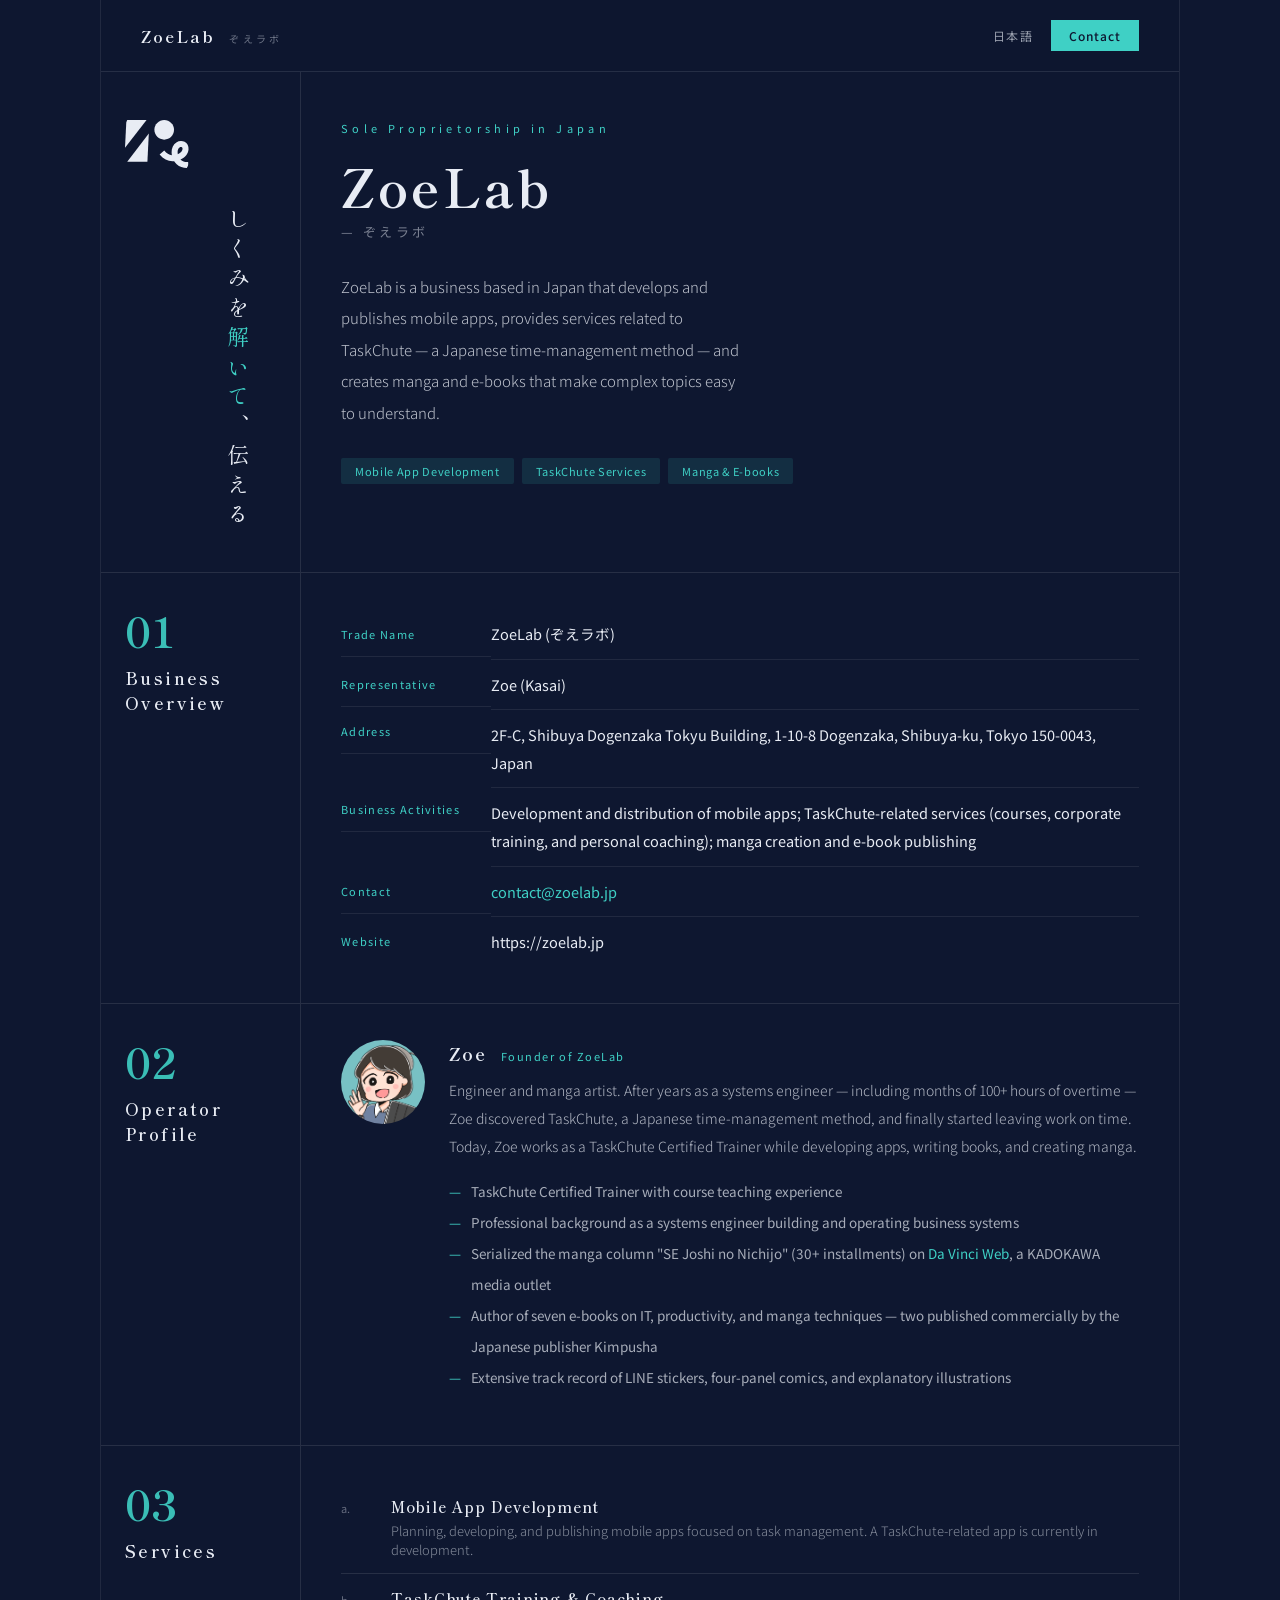
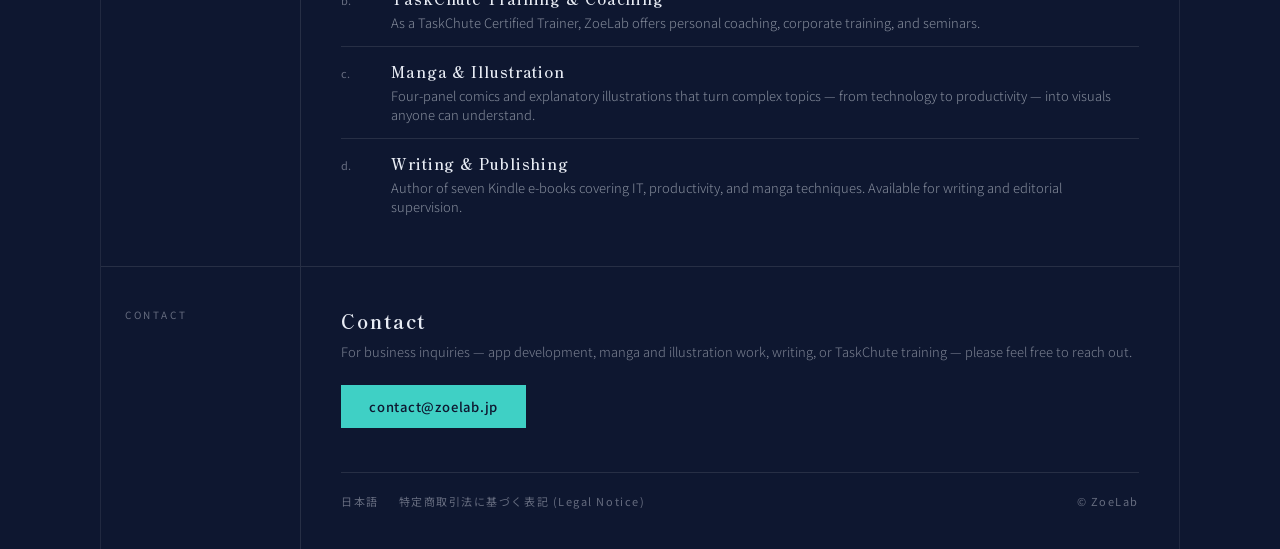
<file: en/index.html>
<!DOCTYPE html>
<html lang="en">
<head>
  <meta charset="UTF-8">
  <meta name="viewport" content="width=device-width, initial-scale=1.0">
  <title>ZoeLab | Mobile App Development, TaskChute Services &amp; Manga Creation</title>
  <meta name="description" content="ZoeLab is a business based in Japan, developing and publishing mobile apps, providing TaskChute-related services, and creating manga and e-books.">
  <link rel="alternate" hreflang="ja" href="https://zoelab.jp/">
  <link rel="alternate" hreflang="en" href="https://zoelab.jp/en/">
  <link rel="icon" type="image/svg+xml" href="../images/logo.svg">
  <link rel="preconnect" href="https://fonts.googleapis.com">
  <link rel="preconnect" href="https://fonts.gstatic.com" crossorigin>
  <link href="https://fonts.googleapis.com/css2?family=Shippori+Mincho+B1:wght@400;500;600;700;800&family=Noto+Sans+JP:wght@300;400;500;700&display=swap" rel="stylesheet">
  <link rel="stylesheet" href="../style.css">
</head>
<body>
  <div class="page">

    <!-- ===== Header ===== -->
    <header class="site-header">
      <a href="./" class="brand">
        <span class="brand-ja">ZoeLab</span>
        <span class="brand-en">ぞえラボ</span>
      </a>
      <div class="header-actions">
        <a href="../" class="lang-link">日本語</a>
        <a href="#contact" class="header-cta">Contact</a>
      </div>
    </header>

    <main>

      <!-- ===== Hero ===== -->
      <section class="sec hero">
        <div class="hero-rail">
          <img src="../images/logo-white.svg" alt="" class="hero-logo">
          <p class="hero-catch">しくみを<span class="accent">解いて</span>、伝える</p>
        </div>
        <div class="hero-main">
          <p class="hero-eyebrow">Sole Proprietorship in Japan</p>
          <h1 class="hero-title">ZoeLab</h1>
          <p class="hero-sub">— ぞえラボ</p>
          <p class="hero-bio">ZoeLab is a business based in Japan that develops and publishes mobile apps, provides services related to TaskChute — a Japanese time-management method — and creates manga and e-books that make complex topics easy to understand.</p>
          <div class="sub-tags">
            <span>Mobile App Development</span>
            <span>TaskChute Services</span>
            <span>Manga &amp; E-books</span>
          </div>
        </div>
      </section>

      <!-- ===== 01 Business Overview ===== -->
      <section class="sec" id="overview">
        <div class="rail">
          <div class="rail-no">01</div>
          <div class="rail-title">Business Overview</div>
        </div>
        <div class="sec-body">
          <dl class="spec-list spec-list--en">
            <dt>Trade Name</dt><dd>ZoeLab (ぞえラボ)</dd>
            <dt>Representative</dt><dd>Zoe (Kasai)</dd>
            <dt class="top">Address</dt><dd>2F-C, Shibuya Dogenzaka Tokyu Building, 1-10-8 Dogenzaka, Shibuya-ku, Tokyo 150-0043, Japan</dd>
            <dt class="top">Business Activities</dt><dd>Development and distribution of mobile apps; TaskChute-related services (courses, corporate training, and personal coaching); manga creation and e-book publishing</dd>
            <dt>Contact</dt><dd><a href="mailto:contact@zoelab.jp">contact@zoelab.jp</a></dd>
            <dt>Website</dt><dd>https://zoelab.jp</dd>
          </dl>
        </div>
      </section>

      <!-- ===== 02 Operator Profile ===== -->
      <section class="sec" id="profile">
        <div class="rail">
          <div class="rail-no">02</div>
          <div class="rail-title">Operator Profile</div>
        </div>
        <div class="sec-body profile-body">
          <img src="../images/profile.png" alt="Zoe" class="avatar">
          <div class="profile-main">
            <p class="profile-name">Zoe <span class="profile-role">Founder of ZoeLab</span></p>
            <p class="profile-bio">Engineer and manga artist. After years as a systems engineer — including months of 100+ hours of overtime — Zoe discovered TaskChute, a Japanese time-management method, and finally started leaving work on time. Today, Zoe works as a TaskChute Certified Trainer while developing apps, writing books, and creating manga.</p>
            <ul class="profile-facts">
              <li><span class="dash">—</span><span>TaskChute Certified Trainer with course teaching experience</span></li>
              <li><span class="dash">—</span><span>Professional background as a systems engineer building and operating business systems</span></li>
              <li><span class="dash">—</span><span>Serialized the manga column "SE Joshi no Nichijo" (30+ installments) on <a href="https://ddnavi.com/sezyoshi/" target="_blank" rel="noopener">Da Vinci Web</a>, a KADOKAWA media outlet</span></li>
              <li><span class="dash">—</span><span>Author of seven e-books on IT, productivity, and manga techniques — two published commercially by the Japanese publisher Kimpusha</span></li>
              <li><span class="dash">—</span><span>Extensive track record of LINE stickers, four-panel comics, and explanatory illustrations</span></li>
            </ul>
          </div>
        </div>
      </section>

      <!-- ===== 03 Services ===== -->
      <section class="sec" id="services">
        <div class="rail">
          <div class="rail-no">03</div>
          <div class="rail-title">Services</div>
        </div>
        <div class="sec-body services">
          <div class="service-row">
            <span class="service-idx">a.</span>
            <div>
              <div class="service-name">Mobile App Development</div>
              <div class="service-desc">Planning, developing, and publishing mobile apps focused on task management. A TaskChute-related app is currently in development.</div>
            </div>
          </div>
          <div class="service-row">
            <span class="service-idx">b.</span>
            <div>
              <div class="service-name">TaskChute Training &amp; Coaching</div>
              <div class="service-desc">As a TaskChute Certified Trainer, ZoeLab offers personal coaching, corporate training, and seminars.</div>
            </div>
          </div>
          <div class="service-row">
            <span class="service-idx">c.</span>
            <div>
              <div class="service-name">Manga &amp; Illustration</div>
              <div class="service-desc">Four-panel comics and explanatory illustrations that turn complex topics — from technology to productivity — into visuals anyone can understand.</div>
            </div>
          </div>
          <div class="service-row">
            <span class="service-idx">d.</span>
            <div>
              <div class="service-name">Writing &amp; Publishing</div>
              <div class="service-desc">Author of seven Kindle e-books covering IT, productivity, and manga techniques. Available for writing and editorial supervision.</div>
            </div>
          </div>
        </div>
      </section>

    </main>

    <!-- ===== CONTACT ===== -->
    <footer class="sec sec--last" id="contact">
      <div class="rail contact-rail">
        <div class="rail-en">CONTACT</div>
      </div>
      <div class="contact-body">
        <div class="contact-row">
          <div>
            <p class="contact-title">Contact</p>
            <p class="contact-lead">For business inquiries — app development, manga and illustration work, writing, or TaskChute training — please feel free to reach out.</p>
          </div>
          <a href="mailto:contact@zoelab.jp" class="contact-btn">contact@zoelab.jp</a>
        </div>
        <div class="foot-meta">
          <div class="foot-links">
            <a href="../">日本語</a>
            <a href="../tokushoho.html">特定商取引法に基づく表記 (Legal Notice)</a>
          </div>
          <span>© ZoeLab</span>
        </div>
      </div>
    </footer>

  </div>
</body>
</html>
</file>
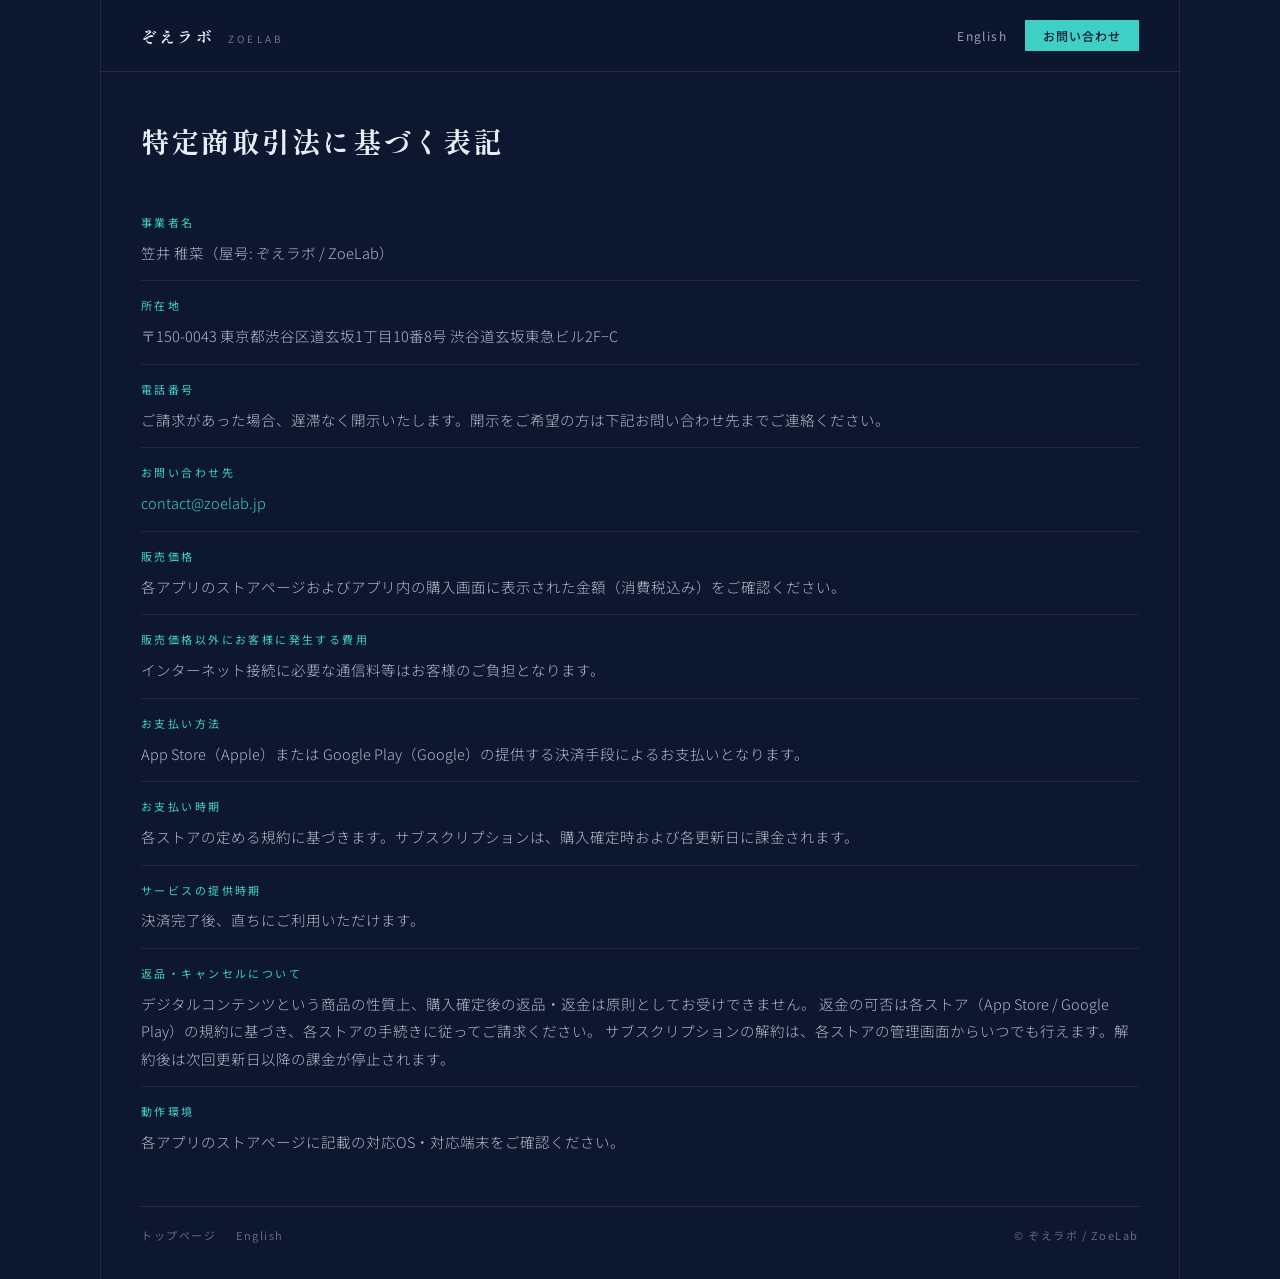
<file: tokushoho.html>
<!DOCTYPE html>
<html lang="ja">
<head>
  <meta charset="UTF-8">
  <meta name="viewport" content="width=device-width, initial-scale=1.0">
  <title>特定商取引法に基づく表記 | ぞえラボ / ZoeLab</title>
  <meta name="description" content="ぞえラボ（ZoeLab）の特定商取引法に基づく表記です。">
  <meta name="robots" content="noindex">
  <link rel="icon" type="image/svg+xml" href="images/logo.svg">
  <link rel="preconnect" href="https://fonts.googleapis.com">
  <link rel="preconnect" href="https://fonts.gstatic.com" crossorigin>
  <link href="https://fonts.googleapis.com/css2?family=Shippori+Mincho+B1:wght@400;500;600;700;800&family=Noto+Sans+JP:wght@300;400;500;700&display=swap" rel="stylesheet">
  <link rel="stylesheet" href="style.css">
</head>
<body>
  <div class="page">

    <!-- ===== Header ===== -->
    <header class="site-header">
      <a href="./" class="brand">
        <span class="brand-ja">ぞえラボ</span>
        <span class="brand-en">ZOELAB</span>
      </a>
      <div class="header-actions">
        <a href="en/" class="lang-link">English</a>
        <a href="mailto:contact@zoelab.jp" class="header-cta">お問い合わせ</a>
      </div>
    </header>

    <main>

      <div class="page-head">
        <h1 class="page-head-title">特定商取引法に基づく表記</h1>
      </div>

      <div class="sec-body">
        <dl class="legal-list">
          <dt>事業者名</dt>
          <dd>笠井 稚菜（屋号: ぞえラボ / ZoeLab）</dd>
          <dt>所在地</dt>
          <dd>〒150-0043 東京都渋谷区道玄坂1丁目10番8号 渋谷道玄坂東急ビル2F−C</dd>
          <dt>電話番号</dt>
          <dd>ご請求があった場合、遅滞なく開示いたします。開示をご希望の方は下記お問い合わせ先までご連絡ください。</dd>
          <dt>お問い合わせ先</dt>
          <dd><a href="mailto:contact@zoelab.jp">contact@zoelab.jp</a></dd>
          <dt>販売価格</dt>
          <dd>各アプリのストアページおよびアプリ内の購入画面に表示された金額（消費税込み）をご確認ください。</dd>
          <dt>販売価格以外にお客様に発生する費用</dt>
          <dd>インターネット接続に必要な通信料等はお客様のご負担となります。</dd>
          <dt>お支払い方法</dt>
          <dd>App Store（Apple）または Google Play（Google）の提供する決済手段によるお支払いとなります。</dd>
          <dt>お支払い時期</dt>
          <dd>各ストアの定める規約に基づきます。サブスクリプションは、購入確定時および各更新日に課金されます。</dd>
          <dt>サービスの提供時期</dt>
          <dd>決済完了後、直ちにご利用いただけます。</dd>
          <dt>返品・キャンセルについて</dt>
          <dd>
            デジタルコンテンツという商品の性質上、購入確定後の返品・返金は原則としてお受けできません。
            返金の可否は各ストア（App Store / Google Play）の規約に基づき、各ストアの手続きに従ってご請求ください。
            サブスクリプションの解約は、各ストアの管理画面からいつでも行えます。解約後は次回更新日以降の課金が停止されます。
          </dd>
          <dt>動作環境</dt>
          <dd>各アプリのストアページに記載の対応OS・対応端末をご確認ください。</dd>
        </dl>
      </div>

      <div class="foot-meta legal-foot">
        <div class="foot-links">
          <a href="./">トップページ</a>
          <a href="en/">English</a>
        </div>
        <span>© ぞえラボ / ZoeLab</span>
      </div>

    </main>

  </div>
</body>
</html>
</file>
<file: style.css>
/* ==========================================================
   ぞえラボ / ZoeLab — グリッド・マガジン (dark editorial)
   ========================================================== */

:root {
  --bg: #0e1730;
  --ink: #e8ecf4;
  --ink-75: rgba(232, 236, 244, .75);
  --ink-65: rgba(232, 236, 244, .65);
  --ink-55: rgba(232, 236, 244, .55);
  --ink-50: rgba(232, 236, 244, .5);
  --ink-45: rgba(232, 236, 244, .45);
  --ink-40: rgba(232, 236, 244, .4);
  --teal: #3fd0c5;
  --teal-hover: #7ee3db;
  --teal-bg: rgba(63, 208, 197, .12);
  --teal-line: rgba(63, 208, 197, .4);
  --line: rgba(255, 255, 255, .1);
  --line-soft: rgba(255, 255, 255, .08);
  --line-card: rgba(255, 255, 255, .12);
  --serif: 'Shippori Mincho B1', serif;
  --sans: 'Noto Sans JP', sans-serif;
}

* { box-sizing: border-box; }

html { scroll-behavior: smooth; }

body {
  margin: 0;
  background: var(--bg);
  color: var(--ink);
  font-family: var(--sans);
  -webkit-font-smoothing: antialiased;
}

a {
  color: var(--teal);
  text-decoration: none;
  transition: color .18s ease;
}
a:hover { color: var(--teal-hover); }

.page {
  max-width: 1080px;
  margin: 0 auto;
  min-height: 100vh;
  background: var(--bg);
  border-left: 1px solid var(--line-soft);
  border-right: 1px solid var(--line-soft);
}

/* ===== Header (sticky) ===== */
.site-header {
  display: flex;
  justify-content: space-between;
  align-items: center;
  gap: 16px;
  padding: clamp(14px, 2vw, 20px) clamp(20px, 4vw, 40px);
  border-bottom: 1px solid var(--line);
  position: sticky;
  top: 0;
  background: rgba(14, 23, 48, .92);
  backdrop-filter: blur(8px);
  -webkit-backdrop-filter: blur(8px);
  z-index: 10;
}

.brand {
  display: flex;
  align-items: baseline;
  gap: 14px;
  color: var(--ink);
}
.brand:hover { color: var(--ink); }
.brand-ja {
  font-family: var(--serif);
  font-size: 16px;
  font-weight: 700;
  letter-spacing: .14em;
}
.brand-en {
  font-size: 10px;
  letter-spacing: .32em;
  color: var(--ink-45);
}

.site-nav {
  display: flex;
  gap: 24px;
  font-size: 12px;
  letter-spacing: .12em;
}
.site-nav a { color: var(--ink-65); }
.site-nav a:hover { color: var(--teal); }

.header-actions {
  display: flex;
  align-items: center;
  gap: 18px;
}
.lang-link {
  font-size: 12px;
  letter-spacing: .12em;
  color: var(--ink-65);
}
.lang-link:hover { color: var(--teal); }

.header-cta {
  font-size: 12px;
  color: var(--bg);
  background: var(--teal);
  padding: 7px 18px;
  font-weight: 500;
  letter-spacing: .08em;
  transition: background .18s ease;
}
.header-cta:hover {
  background: var(--teal-hover);
  color: var(--bg);
}

/* ===== Section pattern: rail + content ===== */
.sec {
  display: grid;
  grid-template-columns: 200px minmax(0, 1fr);
  border-bottom: 1px solid var(--line);
}
.sec--last { border-bottom: none; }

.rail {
  border-right: 1px solid var(--line);
  padding: 36px 24px;
  display: flex;
  flex-direction: column;
}
.rail-no {
  font-family: var(--serif);
  font-size: 42px;
  font-weight: 700;
  color: rgba(63, 208, 197, .9);
  line-height: 1;
}
.rail-title {
  font-family: var(--serif);
  font-size: 17px;
  font-weight: 600;
  letter-spacing: .14em;
  margin-top: 14px;
}
.rail-title--tight { letter-spacing: .12em; }
.rail-en {
  font-size: 10px;
  letter-spacing: .28em;
  color: var(--ink-40);
  margin-top: 6px;
}

.sec-body { padding: 36px clamp(22px, 4vw, 40px); }

/* ===== Hero ===== */
.hero-rail {
  border-right: 1px solid var(--line);
  padding: 40px 24px;
  display: flex;
  flex-direction: column;
  justify-content: space-between;
  gap: 32px;
  min-height: 340px;
}
.hero-logo {
  width: clamp(44px, 6vw, 64px);
  height: clamp(44px, 6vw, 64px);
  border-radius: 16px;
  flex: none;
}
.hero-catch {
  writing-mode: vertical-rl;
  font-family: var(--serif);
  font-size: clamp(15px, 2.4vw, 22px);
  letter-spacing: .34em;
  color: var(--ink);
  align-self: flex-end;
}
.hero-catch .accent { color: var(--teal); }

.hero-main { padding: clamp(36px, 5vw, 48px) clamp(22px, 4vw, 40px); }
.hero-eyebrow {
  font-size: clamp(10px, 1.3vw, 11px);
  letter-spacing: .4em;
  color: var(--teal);
  margin: 0 0 clamp(16px, 2.4vw, 20px);
}
.hero-title {
  margin: 0 0 6px;
  font-family: var(--serif);
  font-size: clamp(38px, 6vw, 52px);
  font-weight: 700;
  letter-spacing: .06em;
  line-height: 1.15;
}
.hero-sub {
  font-size: clamp(11px, 1.5vw, 13px);
  letter-spacing: .26em;
  color: var(--ink-50);
  margin: 0 0 clamp(20px, 3.4vw, 30px);
}
.hero-bio {
  margin: 0 0 clamp(20px, 3.4vw, 30px);
  max-width: 420px;
  font-size: clamp(14px, 1.8vw, 15px);
  line-height: 2.1;
  font-weight: 300;
  color: rgba(232, 236, 244, .8);
  text-wrap: pretty;
}
.hero-links {
  display: flex;
  flex-direction: column;
  border-top: 1px solid var(--line-card);
  max-width: 420px;
}
.hero-link {
  display: flex;
  justify-content: space-between;
  align-items: center;
  padding: 12px 2px;
  border-bottom: 1px solid var(--line-card);
  font-size: 13px;
  color: var(--ink);
}
.hero-link .arrow { color: var(--teal); }
.hero-link:hover { color: var(--teal); }

/* ===== 01 事業概要 ===== */
.spec-list {
  margin: 0;
  display: grid;
  grid-template-columns: 104px 1fr;
  font-size: 14.5px;
  line-height: 1.9;
}
.spec-list dt {
  padding: 11px 0;
  border-bottom: 1px solid var(--line-soft);
  font-size: 11px;
  letter-spacing: .22em;
  color: var(--teal);
  align-self: center;
}
.spec-list dd {
  margin: 0;
  padding: 11px 0;
  border-bottom: 1px solid var(--line-soft);
}
.spec-list dt:last-of-type,
.spec-list dd:last-of-type { border-bottom: none; }
.spec-list dt.top { align-self: start; }
.spec-list--en { grid-template-columns: 150px 1fr; }
.spec-list--en dt { letter-spacing: .12em; }

/* ===== 02 運営者情報 ===== */
.profile-body {
  display: flex;
  gap: 24px;
  flex-wrap: wrap;
}
.avatar {
  width: 84px;
  height: 84px;
  border-radius: 50%;
  flex: none;
  object-fit: cover;
}
.profile-main { flex: 1 1 300px; }
.profile-name {
  font-family: var(--serif);
  font-size: 18px;
  font-weight: 700;
  letter-spacing: .08em;
  margin: 0 0 10px;
}
.profile-role {
  font-size: 11px;
  font-family: var(--sans);
  font-weight: 400;
  color: var(--teal);
  letter-spacing: .14em;
  margin-left: 8px;
}
.profile-bio {
  margin: 0 0 16px;
  font-size: 14px;
  line-height: 2;
  font-weight: 300;
  color: var(--ink-75);
  text-wrap: pretty;
}
.profile-facts {
  margin: 0 0 16px;
  padding: 0;
  list-style: none;
  font-size: 13.5px;
  line-height: 2.3;
  color: rgba(232, 236, 244, .7);
}
.profile-facts--flush { margin-bottom: 0; }
.profile-facts li {
  display: flex;
  gap: 10px;
}
.profile-facts .dash { color: var(--teal); }
.profile-facts li span:last-child { flex: 1; }
.profile-tags {
  display: flex;
  gap: 8px;
  flex-wrap: wrap;
  font-size: 11px;
  letter-spacing: .06em;
}
.profile-tags span {
  padding: 4px 12px;
  background: var(--teal-bg);
  color: var(--teal);
  border-radius: 2px;
}

/* ===== 03 提供サービス ===== */
.services { display: flex; flex-direction: column; }
.service-row {
  display: grid;
  grid-template-columns: 34px 1fr auto;
  gap: 16px;
  align-items: baseline;
  padding: 14px 0;
  border-bottom: 1px solid var(--line);
  transition: border-color .18s ease;
}
.service-row:last-child { border-bottom: none; }
a.service-row { color: var(--ink); }
a.service-row:hover { border-bottom-color: rgba(63, 208, 197, .6); }
.service-idx {
  font-size: 11px;
  color: var(--ink-40);
}
.service-name {
  font-family: var(--serif);
  font-size: 15px;
  font-weight: 600;
  letter-spacing: .06em;
}
.service-desc {
  font-size: 13px;
  color: var(--ink-55);
  margin-top: 4px;
  font-weight: 300;
}
.service-row .arrow { color: var(--teal); }

/* ===== 04 タスクシュート講座 ===== */
.courses {
  display: flex;
  flex-direction: column;
  gap: 14px;
}
.course-card {
  border: 1px solid var(--line-card);
  padding: 22px 24px;
  display: grid;
  grid-template-columns: 1fr auto;
  gap: 18px;
  align-items: center;
  color: var(--ink);
  transition: border-color .18s ease;
}
.course-card:hover {
  border-color: rgba(63, 208, 197, .5);
  color: var(--ink);
}
.course-head {
  display: flex;
  align-items: baseline;
  gap: 12px;
  margin-bottom: 6px;
  flex-wrap: wrap;
}
.course-name {
  font-family: var(--serif);
  font-size: 16px;
  font-weight: 700;
}
.course-level {
  font-size: 10px;
  letter-spacing: .16em;
  color: var(--teal);
  border: 1px solid var(--teal-line);
  padding: 3px 10px;
}
.course-desc {
  margin: 0;
  font-size: 13.5px;
  line-height: 1.9;
  font-weight: 300;
  color: var(--ink-65);
}
.course-card .arrow {
  font-size: 19px;
  color: var(--teal);
}

/* ===== 05 電子書籍 ===== */
.books-grid {
  display: grid;
  grid-template-columns: repeat(auto-fill, minmax(118px, 1fr));
  gap: 18px;
}
.book {
  color: var(--ink);
  transition: opacity .18s ease;
}
.book:hover {
  opacity: .8;
  color: var(--ink);
}
.book-cover {
  width: 100%;
  aspect-ratio: 5 / 7;
  object-fit: cover;
  display: block;
  margin-bottom: 8px;
}
.book-title {
  font-size: 11.5px;
  line-height: 1.5;
  font-weight: 500;
}
.book-desc {
  font-size: 10.5px;
  line-height: 1.7;
  color: rgba(232, 236, 244, .6);
  margin-top: 4px;
  font-weight: 300;
}
.book-pub {
  font-size: 10px;
  color: var(--ink-45);
  margin-top: 6px;
}

.books-grid--four { grid-template-columns: repeat(4, 1fr); }
.books-more {
  display: inline-block;
  margin-top: 20px;
  font-size: 12px;
  letter-spacing: .16em;
}

/* ===== 06 LINEスタンプ ===== */
.stamps-grid {
  display: grid;
  grid-template-columns: repeat(auto-fill, minmax(110px, 1fr));
  gap: 18px;
}
.stamp {
  color: var(--ink);
  transition: opacity .18s ease;
}
.stamp:hover {
  opacity: .8;
  color: var(--ink);
}
.stamp-img {
  width: 100%;
  aspect-ratio: 1;
  object-fit: contain;
  display: block;
  margin-bottom: 8px;
  border-radius: 6px;
  background: #fff;
  padding: 8px;
}
.stamp-name {
  font-size: 11.5px;
  font-weight: 500;
  text-align: center;
}

/* ===== 07 制作中 ===== */
.wip-grid {
  display: grid;
  grid-template-columns: repeat(auto-fill, minmax(220px, 1fr));
  gap: 16px;
}
.wip-card {
  border: 1px solid var(--line-card);
  padding: 24px;
  transition: border-color .18s ease;
}
.wip-card:hover { border-color: rgba(63, 208, 197, .5); }
.wip-icon {
  width: 44px;
  height: 44px;
  border-radius: 11px;
  margin-bottom: 14px;
  background: var(--teal-bg);
  color: var(--teal);
  display: flex;
  align-items: center;
  justify-content: center;
  font-size: 19px;
}
.wip-icon--img {
  background: #fff;
  padding: 6px;
}
.wip-icon--img img {
  width: 100%;
  height: 100%;
  object-fit: contain;
}
.wip-name {
  font-family: var(--serif);
  font-size: 15px;
  font-weight: 600;
  margin-bottom: 10px;
}
.badge-soon {
  font-size: 10px;
  letter-spacing: .2em;
  color: var(--teal);
  border: 1px solid var(--teal-line);
  padding: 4px 12px;
}

/* ===== 08 SNS / 09 LAB ===== */
.sns-grid {
  display: grid;
  grid-template-columns: repeat(auto-fill, minmax(150px, 1fr));
  gap: 12px;
}
.lab-grid {
  display: grid;
  grid-template-columns: repeat(auto-fill, minmax(200px, 1fr));
  gap: 12px;
}
.sns-card {
  border: 1px solid var(--line-card);
  padding: 16px 18px;
  display: flex;
  align-items: center;
  gap: 12px;
  color: var(--ink);
  font-size: 12.5px;
  transition: border-color .18s ease;
}
.sns-card:hover {
  border-color: rgba(63, 208, 197, .5);
  color: var(--ink);
}
.lab-grid .sns-card {
  padding: 18px 20px;
  gap: 14px;
  font-size: 13px;
}
.sns-card--disabled { opacity: .55; }
.sns-card--disabled:hover { border-color: var(--line-card); }
.sns-glyph {
  color: var(--teal);
  font-size: 15px;
  width: 16px;
  text-align: center;
  flex: none;
}
.note-glyph {
  font-family: var(--serif);
  font-weight: 700;
}
.sns-sub {
  font-size: 10px;
  color: var(--ink-50);
}
.sns-card .arrow { margin-left: auto; color: var(--teal); }
.badge-soon--sm {
  margin-left: auto;
  font-size: 9.5px;
  letter-spacing: .18em;
  padding: 3px 8px;
}

/* ===== 10 過去ブログ ===== */
.archive-card {
  border: 1px solid var(--line-card);
  padding: 20px 24px;
  display: flex;
  align-items: center;
  gap: 16px;
  color: var(--ink);
  transition: border-color .18s ease;
}
.archive-card:hover {
  border-color: rgba(63, 208, 197, .5);
  color: var(--ink);
}
.archive-icon {
  width: 40px;
  height: 40px;
  border-radius: 8px;
  flex: none;
  background: var(--teal-bg);
  color: var(--teal);
  display: flex;
  align-items: center;
  justify-content: center;
  font-size: 17px;
}
.archive-name {
  font-family: var(--serif);
  font-size: 15px;
  font-weight: 600;
}
.archive-desc {
  font-size: 11.5px;
  color: var(--ink-50);
  margin-top: 3px;
  font-weight: 300;
}
.archive-card .arrow {
  margin-left: auto;
  font-size: 17px;
  color: var(--teal);
}

/* ===== CONTACT (footer) ===== */
.contact-rail { padding: 40px 24px; }
.contact-rail .rail-en {
  margin: 0;
  letter-spacing: .26em;
}
.contact-body { padding: 40px clamp(22px, 4vw, 40px); }
.contact-row {
  display: flex;
  justify-content: space-between;
  align-items: center;
  gap: 20px;
  flex-wrap: wrap;
}
.contact-title {
  font-family: var(--serif);
  font-size: 19px;
  font-weight: 700;
  letter-spacing: .1em;
  margin: 0;
}
.contact-lead {
  font-size: 13px;
  color: var(--ink-50);
  margin: 6px 0 0;
  font-weight: 300;
  line-height: 1.9;
}
.contact-btn {
  font-size: 13px;
  padding: 12px 28px;
  background: var(--teal);
  color: var(--bg);
  font-weight: 500;
  letter-spacing: .06em;
  flex: none;
  transition: background .18s ease;
}
.contact-btn:hover {
  background: var(--teal-hover);
  color: var(--bg);
}
.foot-meta {
  display: flex;
  justify-content: space-between;
  align-items: center;
  gap: 16px;
  flex-wrap: wrap;
  margin-top: 44px;
  padding-top: 20px;
  border-top: 1px solid var(--line);
  font-size: 11px;
  letter-spacing: .14em;
  color: var(--ink-40);
}
.foot-links {
  display: flex;
  gap: 20px;
}
.foot-links a { color: var(--ink-40); }
.foot-links a:hover { color: var(--teal); }

/* ===== 下層ページ: パンくず + サブヒーロー ===== */
.crumbs {
  padding: 14px clamp(20px, 4vw, 40px);
  border-bottom: 1px solid var(--line);
  font-size: 11px;
  letter-spacing: .12em;
  color: var(--ink-50);
}
.crumbs a { color: var(--ink-50); }
.crumbs a:hover { color: var(--teal); }
.crumbs .sep {
  color: var(--teal);
  margin: 0 8px;
}
.crumbs .here { color: var(--ink); }

.hero-rail--sub {
  padding: 44px 24px;
  min-height: 280px;
}
.sub-glyph {
  font-family: var(--serif);
  font-size: 56px;
  font-weight: 700;
  color: rgba(63, 208, 197, .9);
  line-height: 1;
}
.sub-label {
  font-size: 10px;
  letter-spacing: .28em;
  color: var(--ink-40);
  margin-top: 14px;
}
.hero-catch--sub {
  font-size: 17px;
  letter-spacing: .3em;
}
.sub-title {
  margin: 0 0 18px;
  font-family: var(--serif);
  font-size: clamp(26px, 4vw, 34px);
  font-weight: 700;
  letter-spacing: .06em;
  line-height: 1.3;
}
.sub-lead {
  margin: 0;
  max-width: 400px;
  font-size: 14px;
  line-height: 2.1;
  font-weight: 300;
  color: rgba(232, 236, 244, .8);
  text-wrap: pretty;
}
.sub-lead--follow { margin-top: 14px; }
.sub-glyph-unit { font-size: 20px; }

/* ===== 電子書籍一覧 ===== */
.book-entries {
  display: flex;
  flex-direction: column;
  gap: 20px;
}
.book-entry {
  display: grid;
  grid-template-columns: 96px 1fr;
  gap: 24px;
  align-items: start;
  color: var(--ink);
  transition: opacity .18s ease;
}
.book-entry:hover {
  opacity: .85;
  color: var(--ink);
}
.book-entry + .book-entry {
  border-top: 1px solid var(--line-soft);
  padding-top: 20px;
}
.book-entry-head {
  display: flex;
  align-items: baseline;
  gap: 10px;
  flex-wrap: wrap;
  margin-bottom: 8px;
}
.book-entry-title {
  font-family: var(--serif);
  font-size: 17px;
  font-weight: 700;
  letter-spacing: .04em;
  line-height: 1.5;
}
.book-entry-pub {
  font-size: 10px;
  letter-spacing: .14em;
  color: var(--ink-45);
}
.book-entry-pub--badge {
  letter-spacing: .16em;
  color: var(--teal);
  border: 1px solid var(--teal-line);
  padding: 3px 10px;
}
.book-entry-desc {
  margin: 0 0 12px;
  font-size: 13.5px;
  line-height: 1.9;
  font-weight: 300;
  color: var(--ink-65);
  text-wrap: pretty;
}
.book-entry-btn {
  display: inline-block;
  font-size: 11px;
  letter-spacing: .16em;
  color: var(--teal);
  border: 1px solid var(--teal-line);
  padding: 5px 14px;
  transition: border-color .18s ease;
}
.book-entry:hover .book-entry-btn { border-color: rgba(63, 208, 197, .8); }
.works-note { color: var(--ink-50); }
.stamp-strip {
  display: flex;
  gap: 12px;
  align-items: center;
  margin-top: 24px;
  padding-top: 20px;
  border-top: 1px solid var(--line);
  flex-wrap: wrap;
}
.stamp-strip img {
  width: 56px;
  height: 56px;
  border-radius: 8px;
  flex: none;
  object-fit: contain;
  background: #fff;
  padding: 4px;
}
.stamp-strip-more {
  font-size: 11px;
  letter-spacing: .14em;
  margin-left: 8px;
}
.sub-tags {
  display: flex;
  gap: 8px;
  margin-top: 24px;
  flex-wrap: wrap;
}
.sub-tags span {
  font-size: 11px;
  letter-spacing: .06em;
  padding: 5px 14px;
  background: var(--teal-bg);
  color: var(--teal);
  border-radius: 2px;
}

/* ===== 下層ページ（特商法など） ===== */
.page-head { padding: clamp(36px, 5vw, 48px) clamp(22px, 4vw, 40px) 0; }
.page-head-title {
  margin: 0;
  font-family: var(--serif);
  font-size: clamp(22px, 3.4vw, 28px);
  font-weight: 700;
  letter-spacing: .08em;
  line-height: 1.5;
}
.legal-list {
  margin: 0;
  font-size: 14.5px;
  line-height: 1.9;
}
.legal-list dt {
  padding: 14px 0 0;
  font-size: 11px;
  letter-spacing: .22em;
  color: var(--teal);
}
.legal-list dd {
  margin: 0;
  padding: 6px 0 14px;
  border-bottom: 1px solid var(--line-soft);
  color: var(--ink-75);
  font-weight: 300;
}
.legal-list dd:last-of-type { border-bottom: none; }
.legal-foot {
  margin: 0 clamp(22px, 4vw, 40px);
  padding: 20px 0 36px;
}

/* ===== Responsive (< 720px) ===== */
@media (max-width: 719px) {
  .sec { grid-template-columns: minmax(0, 1fr); }
  .rail {
    border-right: none;
    border-bottom: 1px solid var(--line);
    flex-direction: row;
    align-items: baseline;
    gap: 14px;
    min-height: 0;
    padding: 20px 22px 14px;
  }
  .rail-no { font-size: 30px; }
  .rail-title { margin-top: 0; }
  .rail-en {
    margin-left: auto;
    margin-top: 0;
  }
  .hero.sec { grid-template-columns: minmax(0, 1fr) 88px; }
  .hero-rail {
    order: 2;
    border-right: none;
    border-left: 1px solid var(--line);
    padding: 24px 0;
    align-items: center;
  }
  .hero-catch { align-self: center; }
  .site-nav { display: none; }
  .brand-en { display: none; }
  .brand-ja,
  .lang-link,
  .header-cta { white-space: nowrap; }
  .contact-row {
    flex-direction: column;
    align-items: flex-start;
  }
  .contact-rail {
    border-bottom: 1px solid var(--line);
    padding: 20px 22px 14px;
  }
  .books-grid--four { grid-template-columns: repeat(2, 1fr); }
  .sub-glyph--count { font-size: 30px; }
  .sub-glyph--count .sub-glyph-unit { font-size: 13px; }
  .book-entry {
    grid-template-columns: 76px 1fr;
    gap: 16px;
  }
  .book-entry-title { font-size: 14.5px; }
  .book-entry-desc { font-size: 12.5px; margin-bottom: 8px; }
  .book-entry-btn {
    border: none;
    padding: 0;
    font-size: 10px;
    letter-spacing: .14em;
  }
}
</file>
